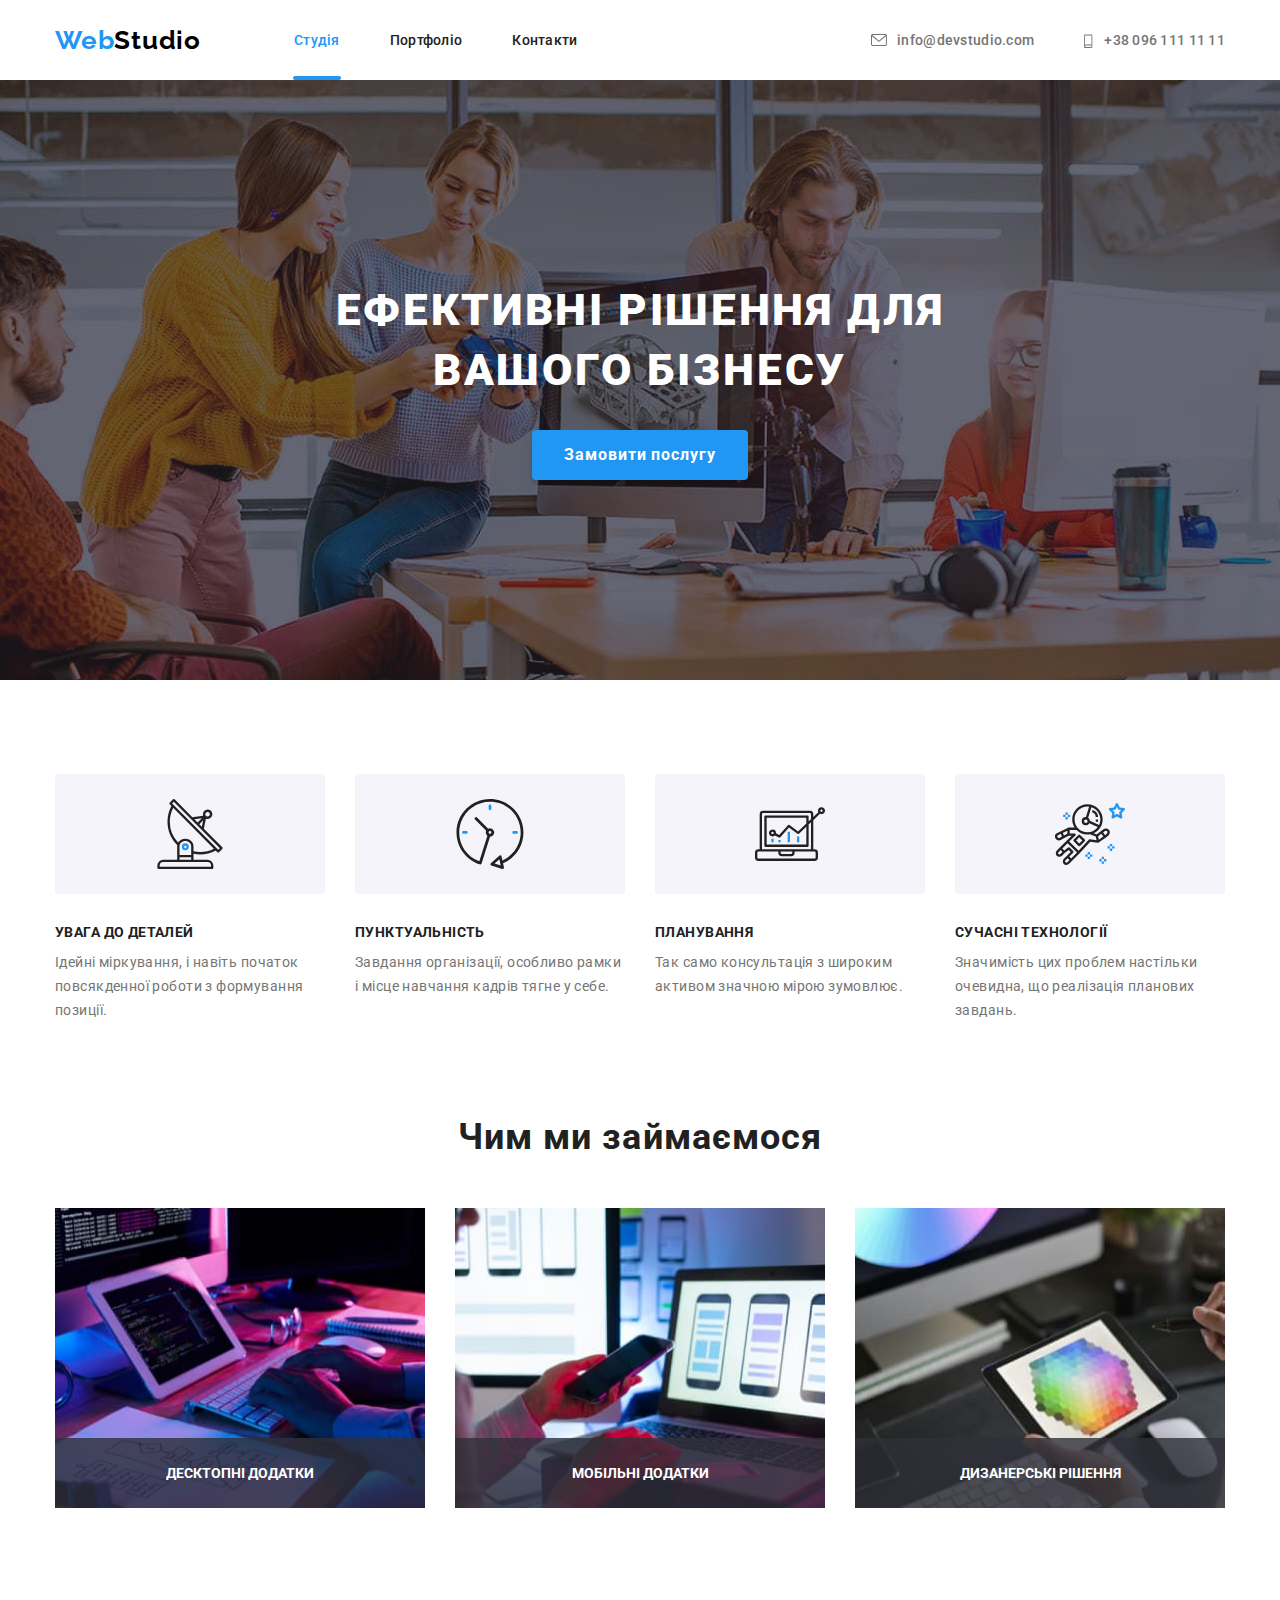
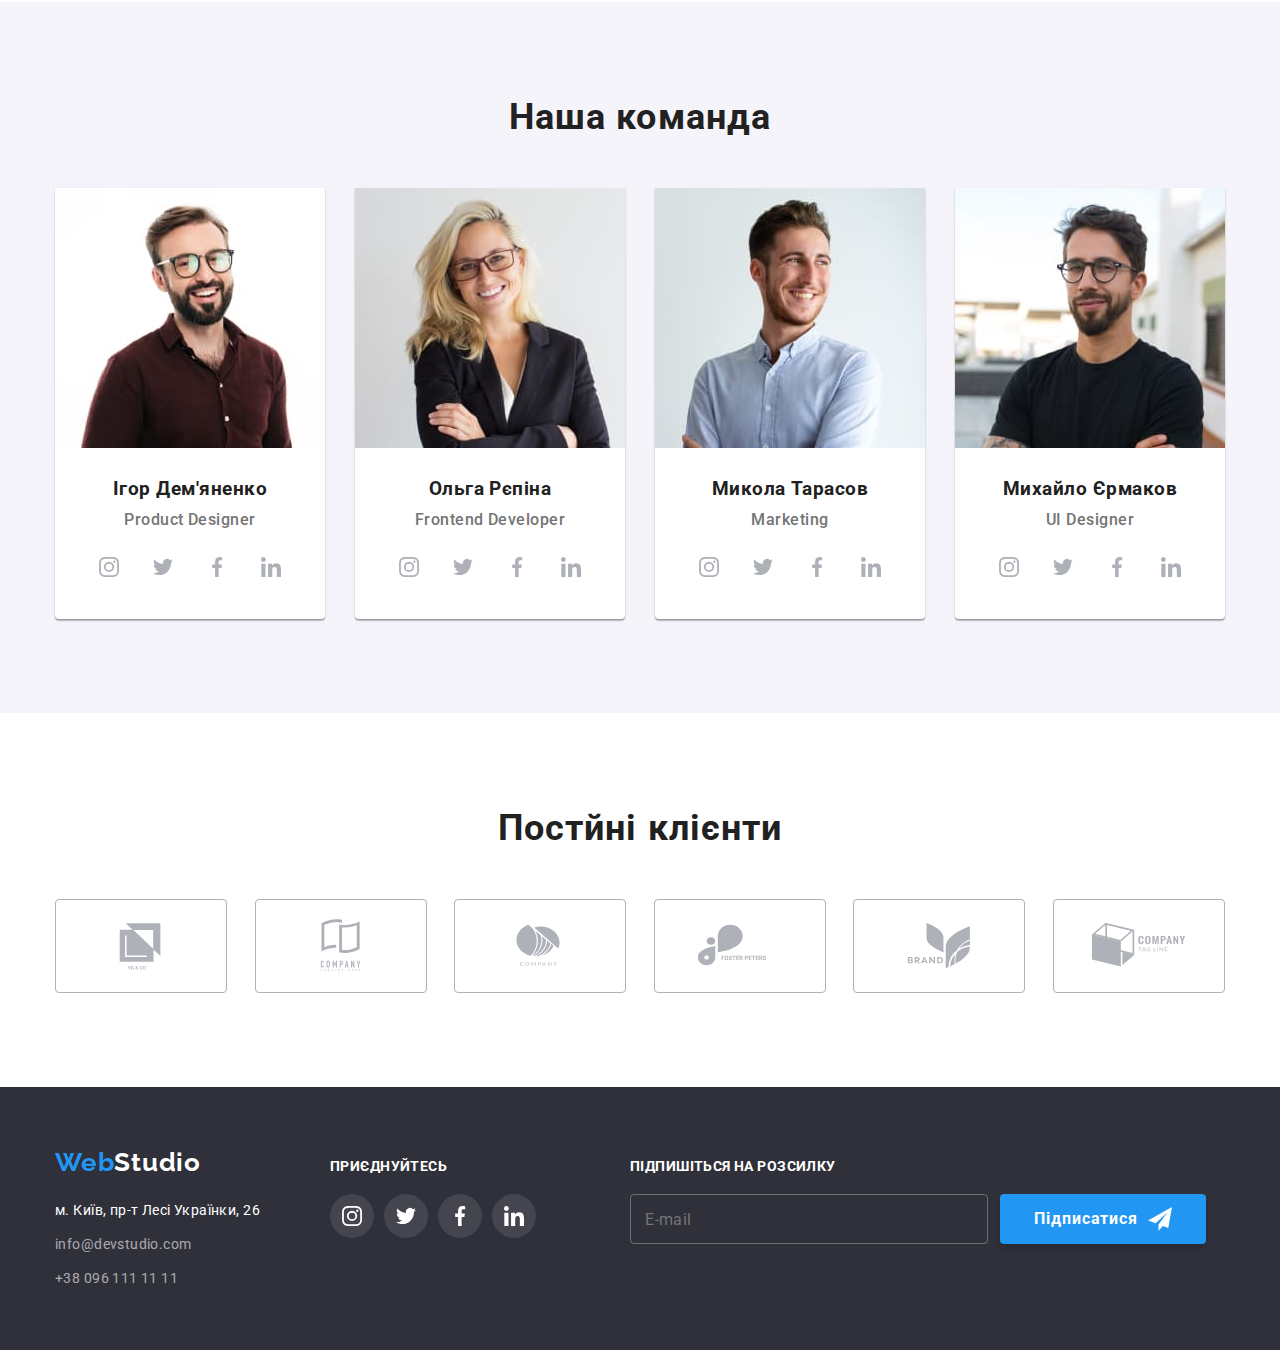
<file: index.html>
<!DOCTYPE html>
<html lang="uk">

<head>
  <meta charset="UTF-8">
  <meta http-equiv="X-UA-Compatible" content="IE=edge">
  <meta name="viewport" content="width=device-width, initial-scale=1.0">
  <title>WebStudio</title>
  <link rel="stylesheet" href="./css/modern-normalize.css" />
  <link rel="preconnect" href="https://fonts.googleapis.com">
  <link rel="preconnect" href="https://fonts.gstatic.com" crossorigin>
  <link href="https://fonts.googleapis.com/css2?family=Raleway:wght@700&family=Roboto:wght@400;500;700;900&display=swap"
    rel="stylesheet">
  <link rel="stylesheet" href="./css/main.min.css">
</head>

<body>
  <!-- Header -->
  <header class="header">
    <div class="container container--flex">
      <nav class="navigation">
        <a class="logo" href="./index.html">
          Web<span class="logo__accent">Studio</span>
        </a>
        <ul class="navigation-list">
          <li class="navigation-list__item navigation-list__item--accent">
            <a class="navigation-list__link navigation-list__link--main-page" href="./index.html">Студія
            </a>
            <div class="line"></div>
          </li>
          <li class="navigation-list__item">
            <a class="navigation-list__link" href="./portfolio.html">Портфоліо</a>
          </li>
          <li class="navigation-list__item">
            <a class="navigation-list__link" href="">Контакти</a>
          </li>
        </ul>
      </nav>
      <ul class="contacts-list">
        <li class="contacts-list__item">
          <a class="contacts-list__link contacts-list__link--envelope" href="mailto:info@devstudio.com">
            <svg class="contacts-list__svg">
              <use href="./images/symbol-defs.svg#envelope"></use>
            </svg>
            info@devstudio.com
          </a>
        </li>
        <li class="contacts-list__item">
          <a class="contacts-list__link contacts-list__link--smartphone" href="tel:+380961111111">
            <svg class="contacts-list__svg contacts-list__svg--smartphone">
              <use href="./images/symbol-defs.svg#smartphone"></use>
            </svg>
            +38 096 111 11 11</a>
        </li>
      </ul>
    </div>
  </header>
  <main>
    <!-- Section Hero -->
    <section class="hero">
      <div class="container">
        <h1 class="section-title section-title--hero">
          Ефективні рішення для вашого бізнесу
        </h1>
        <button class="button button--hero" type="button" data-modal-open>Замовити послугу</button>
      </div>

    </section>
    <!-- Section Adavantages -->
    <section class="advantages">
      <div class="container">
        <h2 class="section-title section-title--hidden">
          Переваги
        </h2>
        <ul class="advantages-list">
          <li class="advantages-item">
            <div class="advantages-card" aria-label="Антена">
              <svg class="advantages-card__svg">
                <use href="./images/symbol-defs.svg#antenna"></use>
              </svg>
            </div>
            <h3 class="advantages-card__title">
              Увага до деталей
            </h3>
            <p class="advantages-card__text">
              Ідейні міркування, і навіть початок повсякденної роботи з формування позиції.
            </p>
          </li>
          <li class="advantages-item" aria-label="Годинник">
            <div class="advantages-card">
              <svg class="advantages-card__svg">
                <use href="./images/symbol-defs.svg#clock"></use>
              </svg>
            </div>
            <h3 class="advantages-card__title">
              Пунктуальність
            </h3>
            <p class="advantages-card__text">
              Завдання організації, особливо рамки і місце навчання кадрів тягне у себе.
            </p>
          </li>
          <li class="advantages-item">
            <div class="advantages-card" aria-label="Діаграма">
              <svg class="advantages-card__svg">
                <use href="./images/symbol-defs.svg#diagram"></use>
              </svg>
            </div>
            <h3 class="advantages-card__title">
              Планування
            </h3>
            <p class="advantages-card__text">
              Так само консультація з широким активом значною мірою зумовлює.
            </p>
          </li>
          <li class="advantages-item">
            <div class="advantages-card" aria-label="Астронавт">
              <svg class="advantages-card__svg">
                <use href="./images/symbol-defs.svg#astronaut"></use>
              </svg>
            </div>
            <h3 class="advantages-card__title">
              Сучасні технології
            </h3>
            <p class="advantages-card__text">
              Значимість цих проблем настільки очевидна, що реалізація планових завдань.
            </p>
          </li>
        </ul>
      </div>
    </section>

    <!-- Section Main activities -->
    <section class="activities">
      <div class="container">
        <h2 class="section-title">
          Чим ми займаємося
        </h2>
        <ul class="activities-list">
          <li class="activities-item">
            <img class="activities-item__image" src="./images/box1.jpg" alt="Планшет з діаграмами" width="370"
              height="300">
            <div class="activities-item__background">
              <p class="activities-item__description">Десктопні додатки</p>
            </div>
          </li>
          <li class="activities-item">
            <img class="activities-item__image" src="./images/box2.jpg" alt="Ноутбук та телефон" width="370"
              height="300">
            <div class="activities-item__background">
              <p class="activities-item__description">Мобільні додатки</p>
            </div>
          </li>
          <li class="activities-item">
            <img class="activities-item__image" src="./images/box3.jpg" alt="Планшет" width="370" height="300">
            <div class="activities-item__background">
              <p class="activities-item__description">Дизанерські рішення</p>
            </div>
          </li>
        </ul>
      </div>
    </section>
    <!-- Section Our team -->
    <section class="team">
      <div class="container">
        <h2 class="section-title">
          Наша команда
        </h2>
        <ul class="team-list">
          <li class="team-card">
            <img class="team-card__photo" src="./images/img1.jpg" alt="фото учасника команди" width="270" height="260">
            <div class="team-card__info">
              <h3 class="team-card__name">
                Ігор Дем'яненко
              </h3>
              <p class="team-card__job">
                Product Designer
              </p>
              <ul class="social">
                <li class="social-item">
                  <a class="social-item__link" href="" aria-label="instagram-logo">
                    <svg class="social-item__svg">
                      <use href="./images/symbol-defs.svg#instagram-logo"></use>
                    </svg>
                  </a>
                </li>
                <li class="social-item">
                  <a class="social-item__link" href="" aria-label="instagram-logo">
                    <svg class="social-item__svg">
                      <use href="./images/symbol-defs.svg#twitter-logo"></use>
                    </svg>
                  </a>
                </li>
                <li class="social-item">
                  <a class="social-item__link" href="" aria-label="instagram-logo">
                    <svg class="social-item__svg">
                      <use href="./images/symbol-defs.svg#facebook-logo"></use>
                    </svg>
                  </a>
                </li>
                <li class="social-item">
                  <a class="social-item__link" href="" aria-label="instagram-logo">
                    <svg class="social-item__svg">
                      <use href="./images/symbol-defs.svg#linkedin-logo"></use>
                    </svg>
                  </a>
                </li>
              </ul>
            </div>
          </li>
          <li class="team-card">
            <img class="team-card__photo" src="./images/img2.jpg" alt="фото учасника команди" width="270" height="260">
            <div class="team-card__info">
              <h3 class="team-card__name">
                Ольга Рєпіна
              </h3>
              <p class="team-card__job">
                Frontend Developer
              </p>
              <ul class="social">
                <li class="social-item">
                  <a class="social-item__link" href="" aria-label="instagram-logo">
                    <svg class="social-item__svg">
                      <use href="./images/symbol-defs.svg#instagram-logo"></use>
                    </svg>
                  </a>
                </li>
                <li class="social-item">
                  <a class="social-item__link" href="" aria-label="instagram-logo">
                    <svg class="social-item__svg">
                      <use href="./images/symbol-defs.svg#twitter-logo"></use>
                    </svg>
                  </a>
                </li>
                <li class="social-item">
                  <a class="social-item__link" href="" aria-label="instagram-logo">
                    <svg class="social-item__svg">
                      <use href="./images/symbol-defs.svg#facebook-logo"></use>
                    </svg>
                  </a>
                </li>
                <li class="social-item">
                  <a class="social-item__link" href="" aria-label="instagram-logo">
                    <svg class="social-item__svg">
                      <use href="./images/symbol-defs.svg#linkedin-logo"></use>
                    </svg>
                  </a>
                </li>
              </ul>

            </div>
          </li>
          <li class="team-card">
            <img class="team-card__photo" src="./images/img3.jpg" alt="фото учасника команди" width="270" height="260">
            <div class="team-card__info">
              <h3 class="team-card__name">
                Микола Тарасов
              </h3>
              <p class="team-card__job">
                Marketing
              </p>
              <ul class="social">
                <li class="social-item">
                  <a class="social-item__link" href="" aria-label="instagram-logo">
                    <svg class="social-item__svg">
                      <use href="./images/symbol-defs.svg#instagram-logo"></use>
                    </svg>
                  </a>
                </li>
                <li class="social-item">
                  <a class="social-item__link" href="" aria-label="instagram-logo">
                    <svg class="social-item__svg">
                      <use href="./images/symbol-defs.svg#twitter-logo"></use>
                    </svg>
                  </a>
                </li>
                <li class="social-item">
                  <a class="social-item__link" href="" aria-label="instagram-logo">
                    <svg class="social-item__svg">
                      <use href="./images/symbol-defs.svg#facebook-logo"></use>
                    </svg>
                  </a>
                </li>
                <li class="social-item">
                  <a class="social-item__link" href="" aria-label="instagram-logo">
                    <svg class="social-item__svg">
                      <use href="./images/symbol-defs.svg#linkedin-logo"></use>
                    </svg>
                  </a>
                </li>
              </ul>
            </div>
          </li>
          <li class="team-card">
            <img class="team-card__photo" src="./images/img4.jpg" alt="фото учасника команди" width="270" height="260">
            <div class="team-card__info">
              <h3 class="team-card__name">
                Михайло Єрмаков
              </h3>
              <p class="team-card__job">
                UI Designer
              </p>
              <ul class="social">
                <li class="social-item">
                  <a class="social-item__link" href="" aria-label="instagram-logo">
                    <svg class="social-item__svg">
                      <use href="./images/symbol-defs.svg#instagram-logo"></use>
                    </svg>
                  </a>
                </li>
                <li class="social-item">
                  <a class="social-item__link" href="" aria-label="instagram-logo">
                    <svg class="social-item__svg">
                      <use href="./images/symbol-defs.svg#twitter-logo"></use>
                    </svg>
                  </a>
                </li>
                <li class="social-item">
                  <a class="social-item__link" href="" aria-label="instagram-logo">
                    <svg class="social-item__svg">
                      <use href="./images/symbol-defs.svg#facebook-logo"></use>
                    </svg>
                  </a>
                </li>
                <li class="social-item">
                  <a class="social-item__link" href="" aria-label="instagram-logo">
                    <svg class="social-item__svg">
                      <use href="./images/symbol-defs.svg#linkedin-logo"></use>
                    </svg>
                  </a>
                </li>
              </ul>
            </div>
          </li>
        </ul>
      </div>
    </section>
    <!-- Section Clients -->
    <section class="clients">
      <div class="container">
        <h2 class="section-title">Постйні клієнти</h2>
        <ul class="clients-list">
          <li class="clients-item">
            <a href="" class="clients-item__link" aria-label="Логотип першого клієнта">
              <svg class="clients-item__svg">
                <use href="./images/symbol-defs.svg#logo-1"></use>
              </svg>
            </a>
          </li>
          <li class="clients-item">
            <a href="" class="clients-item__link" aria-label="Логотип другог клієнта">
              <svg class="clients-item__svg">
                <use href="./images/symbol-defs.svg#logo-2"></use>
              </svg>
            </a>
          </li>
          <li class="clients-item">
            <a href="" class="clients-item__link" aria-label="Логотип третього клієнта">
              <svg class="clients-item__svg">
                <use href="./images/symbol-defs.svg#logo-3"></use>
              </svg>
            </a>
          </li>
          <li class="clients-item">
            <a href="" class="clients-item__link" aria-label="Логотип четвертого клієнта">
              <svg class="clients-item__svg">
                <use href="./images/symbol-defs.svg#logo-4"></use>
              </svg>
            </a>
          </li>
          <li class="clients-item">
            <a href="" class="clients-item__link" aria-label="Логотип п'ятого клієнта">
              <svg class="clients-item__svg">
                <use href="./images/symbol-defs.svg#logo-5"></use>
              </svg>
            </a>
          </li>
          <li class="clients-item">
            <a href="" class="clients-item__link" aria-label="Логотип шостого клієнта">
              <svg class="clients-item__svg">
                <use href="./images/symbol-defs.svg#logo-6"></use>
              </svg>
            </a>
          </li>
        </ul>

      </div>

    </section>
  </main>
  <!-- Footer -->
  <footer class="footer">
    <div class="container container--flex-baseline">
      <div>
        <a class="logo logo--margin-down" href="./index.html">Web<span
            class="logo__accent logo__accent--white">Studio</span></a>
        <address class="address">
          <ul class="address-list">
            <li>
              <a class="address-list__link" href="https://goo.gl/maps/CPtrU1FHBa2aNyZL9" target="_blank"
                rel="noopener noreferrer nofollow">м. Київ,
                пр-т Лесі Українки, 26</a>
            </li>
            <li>
              <a class="address-list__link address-list__link--contact"
                href=" mailto:info@devstudio.com">info@devstudio.com</a>
            </li>
            <li>
              <a class="address-list__link address-list__link--contact" href="tel:+380961111111">+38 096 111 11 11</a>
            </li>
          </ul>
        </address>
      </div>
      <div class="footer__join">
        <p class=" footer__join-title">Приєднуйтесь</p>
        <ul class="social">
          <li class="social-item">
            <a class="social-item__link social-item__link--footer" href="" aria-label="instagram-logo">
              <svg class="social-item__svg social-item__svg--footer">
                <use href="./images/symbol-defs.svg#instagram-logo"></use>
              </svg>
            </a>
          </li>
          <li class="social-item">
            <a class="social-item__link social-item__link--footer" href="" aria-label="instagram-logo">
              <svg class="social-item__svg social-item__svg--footer">
                <use href="./images/symbol-defs.svg#twitter-logo"></use>
              </svg>
            </a>
          </li>
          <li class="social-item">
            <a class="social-item__link social-item__link--footer" href="" aria-label="instagram-logo">
              <svg class="social-item__svg social-item__svg--footer">
                <use href="./images/symbol-defs.svg#facebook-logo"></use>
              </svg>
            </a>
          </li>
          <li class="social-item">
            <a class="social-item__link social-item__link--footer" href="" aria-label="instagram-logo">
              <svg class="social-item__svg social-item__svg--footer">
                <use href="./images/symbol-defs.svg#linkedin-logo"></use>
              </svg>
            </a>
          </li>
        </ul>
      </div>
      </li>
      <form action="" class="footer-sign">
        <div class="footer-sign-info">
          <p class="footer-sign-info__proposal">Підпишіться на розсилку</p>
          <label for="email"></label>
          <input class="footer-sign-info__input" type="email" name="email" id="email" placeholder="E-mail">
        </div>
        <button class="button button--signing" type="submit">Підписатися
          <svg class="button__logo">
            <use href="./images/symbol-defs.svg#icon_send"></use>
          </svg>
        </button>
      </form>
    </div>
  </footer>
  <!-- modal window -->
  <div class="backdrop is-hidden" data-modal>
    <div class="modal">
      <button class="modal-button" type="button" data-modal-close>
        <svg class="modal-button__close-svg">
          <use href="./images/symbol-defs.svg#cross_original"></use>
        </svg>
      </button>
      <p class="modal-proposal">Залиште свої дані, ми вам передзвонимо</p>
      <div class="container-modal">
        <form class="form">
          <div class="form-field">
            <input class="form-field__input" type="text" id="name" placeholder="  ">
            <label class="form-field__label" for="name" name="name">Ім'я</label>
            <svg class="form-field__icon-svg">
              <use href="./images/symbol-defs.svg#name"></use>
            </svg>
          </div>
          <div class="form-field">
            <input class="form-field__input" type="text" id="phone" placeholder="  ">
            <label class="form-field__label" for="phone" name="phone">Телефон</label>
            <svg class="form-field__icon-svg">
              <use href="./images/symbol-defs.svg#mail"></use>
            </svg>
          </div>
          <div class="form-field">
            <input class="form-field__input" type="email" id="email" placeholder="  ">
            <label class="form-field__label" for="email" name="email">Пошта</label>
            <svg class="form-field__icon-svg">
              <use href="./images/symbol-defs.svg#phone"></use>
            </svg>
          </div>
          <div class="form-field-comment">
            <label class="form-field-comment__label" for="comment" name="comment">Коментар</label>
            <textarea class="form-field-comment__input" type="text" rows="8" id="comment"
              placeholder="Введіть текст"></textarea>
          </div>
          <div class="form-field-check">
            <input class="form-field-check__input" type="checkbox" name="agreement" id="check">
            <label class="form-field-check__label" for="check" class="info">Погоджуюся з розсилкою та приймаю <a
                class="form-field-check__link" href="">Умови
                договору</a>
            </label>
            <svg class="form-field-check__icon-svg">
              <use href="./images/symbol-defs.svg#check"></use>
            </svg>
          </div>
          <button class="button button--personal-info" type="submit">Відправити</button>
        </form>
      </div>
    </div>
    <script src="./js/modal.js"></script>
</body>

</html>
</file>
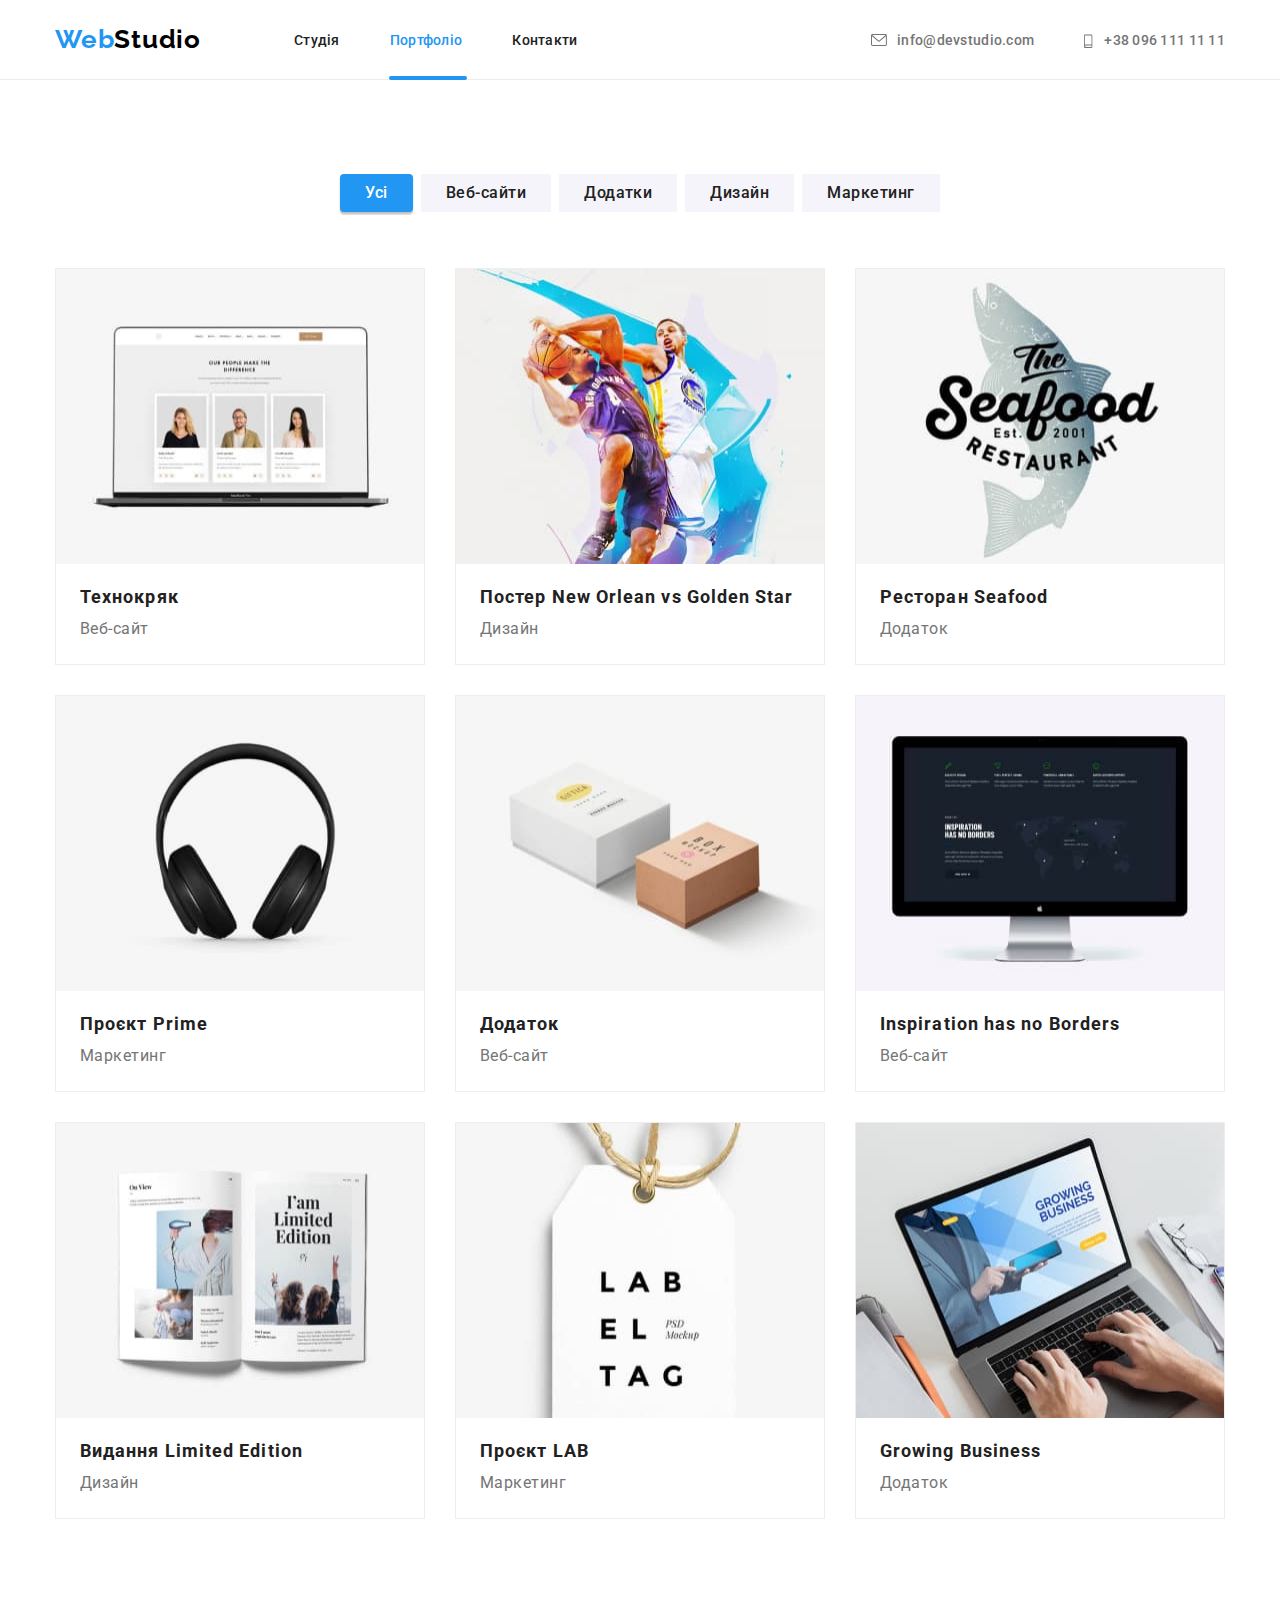
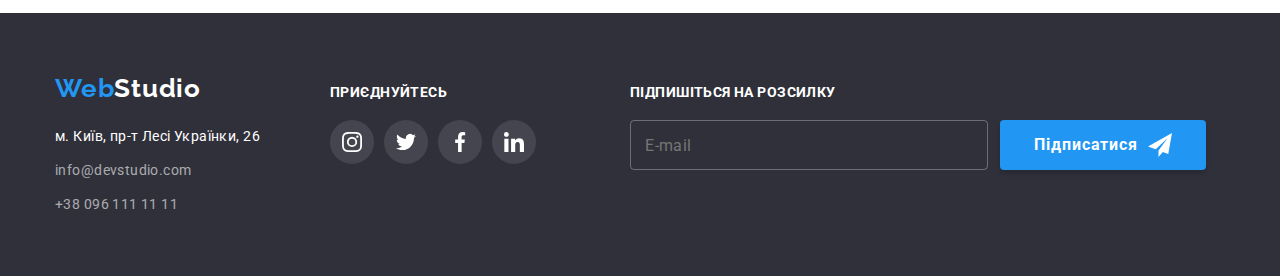
<file: portfolio.html>
<!DOCTYPE html>
<html lang="uk">

<head>
  <meta charset="UTF-8">
  <meta http-equiv="X-UA-Compatible" content="IE=edge">
  <meta name="viewport" content="width=device-width, initial-scale=1.0">
  <title>WebStudio Portfolio</title>
  <link rel="stylesheet" href="./css/modern-normalize.css" />
  <link rel="preconnect" href="https://fonts.googleapis.com">
  <link rel="preconnect" href="https://fonts.gstatic.com" crossorigin>
  <link href="https://fonts.googleapis.com/css2?family=Raleway:wght@700&family=Roboto:wght@400;500;700;900&display=swap"
    rel="stylesheet">
  <link rel="stylesheet" href="./css/portfolio.min.css">
</head>

<body>
  <header class="header header--portfolio">
    <div class="container container--flex">
      <nav class="navigation">
        <a class="logo" href="./index.html">
          Web<span class="logo__accent">Studio</span>
        </a>
        <ul class="navigation-list">
          <li class="navigation-list__item ">
            <a class="navigation-list__link " href="./index.html">Студія
            </a>
            <div class="line"></div>
          </li>
          <li class="navigation-list__item navigation-list__item--accent">
            <a class="navigation-list__link navigation-list__link--portfolio-page" href="./portfolio.html">Портфоліо</a>
          </li>
          <li class="navigation-list__item">
            <a class="navigation-list__link" href="">Контакти</a>
          </li>
        </ul>
      </nav>
      <ul class="contacts-list">
        <li class="contacts-list__item">
          <a class="contacts-list__link contacts-list__link--envelope" href="mailto:info@devstudio.com">
            <svg class="contacts-list__svg">
              <use href="./images/symbol-defs.svg#envelope"></use>
            </svg>
            info@devstudio.com
          </a>
        </li>
        <li class="contacts-list__item">
          <a class="contacts-list__link contacts-list__link--smartphone" href="tel:+380961111111">
            <svg class="contacts-list__svg contacts-list__svg--smartphone">
              <use href="./images/symbol-defs.svg#smartphone"></use>
            </svg>
            +38 096 111 11 11</a>
        </li>
      </ul>
    </div>
  </header>
  <main>
    <!-- work examples section-->
    <section class="work-examples">
      <div class="container">
        <h1 class="section-title section-title--hidden">
          Зразки робіт
        </h1>
        <ul class="work-examples__list">
          <li>
            <button class="work-examples__button work-examples__button--active" type="button">Усі</button>
          </li>
          <li>
            <button class="work-examples__button" type="button">Веб-сайти</button>
          </li>
          <li>
            <button class="work-examples__button" type="button">Додатки</button>
          </li>
          <li>
            <button class="work-examples__button" type="button">Дизайн</button>
          </li>
          <li>
            <button class="work-examples__button" type="button">Маркетинг</button>
          </li>
        </ul>
        <ul class="projects">
          <li class="projects__item">
            <a class="project" href="" target="_blank" rel="noopener noreferrer nofollow">

              <div class="project-photo">
                <img class="project-photo__image" src="./images/portfolio-img1.jpg" alt="Ноутбук" width="370"
                  height="295">
                <p class="project-photo__description">Ресурс пропонує комплексні пропозиції з різним рівнем функціоналу
                  та
                  сервісів. Все це дозволить відвідувачу отримати
                  вичерпні відомості про компанію чи приватну особу.</p>
              </div>
              <div class="project-description">
                <h2 class="project-description__name">
                  Технокряк
                </h2>
                <p class="project-description__type">
                  Веб-сайт
                </p>
              </div>
            </a>
          </li>
          <li class="projects__item">
            <a class="project" href="" target="_blank" rel="noopener noreferrer nofollow">
              <div class="project-photo">
                <img class="project-photo__image" src="./images/portfolio-img2.jpg"
                  alt="НоутбукДва баскетболисти грають у баскетбол" width="370" height="295">
                <p class="project-photo__description">Ресурс пропонує комплексні пропозиції з різним рівнем функціоналу
                  та
                  сервісів. Все це дозволить відвідувачу отримати
                  вичерпні відомості про компанію чи приватну особу.</p>
              </div>
              <div class="project-description">
                <h2 class="project-description__name">
                  Постер New Orlean vs Golden Star
                </h2>
                <p class="project-description__type">
                  Дизайн
                </p>
              </div>
            </a>
          </li>
          <li class="projects__item">
            <a class="project" href="" target="_blank" rel="noopener noreferrer nofollow">
              <div class="project-photo">
                <img class="project-photo__image" src="./images/portfolio-img3.jpg"
                  alt="Реклама ресторана морепродуктів" width="370" height="295">
                <p class="project-photo__description">Ресурс пропонує комплексні пропозиції з різним рівнем функціоналу
                  та
                  сервісів. Все це дозволить відвідувачу отримати
                  вичерпні відомості про компанію чи приватну особу.</p>
              </div>
              <div class="project-description">
                <h2 class="project-description__name">
                  Ресторан Seafood
                </h2>
                <p class="project-description__type">
                  Додаток
                </p>
              </div>
            </a>
          </li>
          <li class="projects__item">
            <a class="project" href="" target="_blank" rel="noopener noreferrer nofollow">
              <div class="project-photo">
                <img class="project-photo__image" src="./images/portfolio-img4.jpg" alt="Навушники" width="370"
                  height="295">
                <p class="project-photo__description">Ресурс пропонує комплексні пропозиції з різним рівнем функціоналу
                  та
                  сервісів. Все це дозволить відвідувачу отримати
                  вичерпні відомості про компанію чи приватну особу.</p>
              </div>
              <div class="project-description">
                <h2 class="project-description__name">
                  Проєкт Prime
                </h2>
                <p class="project-description__type">
                  Маркетинг
                </p>
              </div>
            </a>
          </li>
          <li class="projects__item">
            <a class="project" href="" target="_blank" rel="noopener noreferrer nofollow">
              <div class="project-photo">
                <img class="project-photo__image" src="./images/portfolio-img5.jpg" alt="Дві картонні коробки"
                  width="370" height="295">
                <p class="project-photo__description">Ресурс пропонує комплексні пропозиції з різним рівнем функціоналу
                  та
                  сервісів. Все це дозволить відвідувачу отримати
                  вичерпні відомості про компанію чи приватну особу.</p>
              </div>
              <div class="project-description">
                <h2 class="project-description__name">
                  Додаток
                </h2>
                <p class="project-description__type">
                  Веб-сайт
                </p>
              </div>
            </a>
          </li>
          <li class="projects__item">
            <a class="project" href="" target="_blank" rel="noopener noreferrer nofollow">
              <div class="project-photo">
                <img class="project-photo__image" src="./images/portfolio-img6.jpg" alt="Працюючий монітор" width="370"
                  height="295">
                <p class="project-photo__description">Ресурс пропонує комплексні пропозиції з різним рівнем функціоналу
                  та
                  сервісів. Все це дозволить відвідувачу отримати
                  вичерпні відомості про компанію чи приватну особу.</p>
              </div>
              <div class="project-description">
                <h2 class="project-description__name">
                  Inspiration has no Borders
                </h2>
                <p class="project-description__type">
                  Веб-сайт
                </p>
              </div>
            </a>
          </li>
          <li class="projects__item">
            <a class="project" href="" target="_blank" rel="noopener noreferrer nofollow">
              <div class="project-photo">
                <img class="project-photo__image" src="./images/portfolio-img7.jpg" alt="Розкритий рекламний журнал"
                  width="370" height="295">
                <p class="project-photo__description">Ресурс пропонує комплексні пропозиції з різним рівнем функціоналу
                  та
                  сервісів. Все це дозволить відвідувачу отримати
                  вичерпні відомості про компанію чи приватну особу.</p>
              </div>
              <div class="project-description">
                <h2 class="project-description__name">
                  Видання Limited Edition
                </h2>
                <p class="project-description__type">
                  Дизайн
                </p>
              </div>
            </a>
          </li>
          <li class="projects__item">
            <a class="project" href="" target="_blank" rel="noopener noreferrer nofollow">
              <div class="project-photo">
                <img class="project-photo__image" src="./images/portfolio-img8.jpg" alt="Чорно-білий лейбл" width="370"
                  height="295">
                <p class="project-photo__description">Ресурс пропонує комплексні пропозиції з різним рівнем функціоналу
                  та
                  сервісів. Все це дозволить відвідувачу отримати
                  вичерпні відомості про компанію чи приватну особу.</p>
              </div>
              <div class="project-description">
                <h2 class="project-description__name">
                  Проєкт LAB
                </h2>
                <p class="project-description__type">
                  Маркетинг
                </p>
              </div>
            </a>
          </li>
          <li class="projects__item">
            <a class="project" href="" target="_blank" rel="noopener noreferrer nofollow">
              <div class="project-photo">
                <img class="project-photo__image" src="./images/portfolio-img9.jpg" alt="Працючий ноутбук" width="370"
                  height="295">
                <p class="project-photo__description">Ресурс пропонує комплексні пропозиції з різним рівнем функціоналу
                  та
                  сервісів. Все це дозволить відвідувачу отримати
                  вичерпні відомості про компанію чи приватну особу.</p>
              </div>
              <div class="project-description">
                <h2 class="project-description__name">
                  Growing Business
                </h2>
                <p class="project-description__type">
                  Додаток
                </p>
              </div>
            </a>
          </li>
        </ul>
      </div>
    </section>
  </main>
  <!-- Footer -->
  <footer class="footer">
    <div class="container container--flex-baseline">
      <div>
        <a class="logo logo--margin-down" href="./index.html">Web<span
            class="logo__accent logo__accent--white">Studio</span></a>
        <address class="address">
          <ul class="address-list">
            <li>
              <a class="address-list__link" href="https://goo.gl/maps/CPtrU1FHBa2aNyZL9" target="_blank"
                rel="noopener noreferrer nofollow">м. Київ,
                пр-т Лесі Українки, 26</a>
            </li>
            <li>
              <a class="address-list__link address-list__link--contact"
                href=" mailto:info@devstudio.com">info@devstudio.com</a>
            </li>
            <li>
              <a class="address-list__link address-list__link--contact" href="tel:+380961111111">+38 096 111 11 11</a>
            </li>
          </ul>
        </address>
      </div>
      <div class="footer__join">
        <p class=" footer__join-title">Приєднуйтесь</p>
        <ul class="social">
          <li class="social-item">
            <a class="social-item__link social-item__link--footer" href="" aria-label="instagram-logo">
              <svg class="social-item__svg social-item__svg--footer">
                <use href="./images/symbol-defs.svg#instagram-logo"></use>
              </svg>
            </a>
          </li>
          <li class="social-item">
            <a class="social-item__link social-item__link--footer" href="" aria-label="instagram-logo">
              <svg class="social-item__svg social-item__svg--footer">
                <use href="./images/symbol-defs.svg#twitter-logo"></use>
              </svg>
            </a>
          </li>
          <li class="social-item">
            <a class="social-item__link social-item__link--footer" href="" aria-label="instagram-logo">
              <svg class="social-item__svg social-item__svg--footer">
                <use href="./images/symbol-defs.svg#facebook-logo"></use>
              </svg>
            </a>
          </li>
          <li class="social-item">
            <a class="social-item__link social-item__link--footer" href="" aria-label="instagram-logo">
              <svg class="social-item__svg social-item__svg--footer">
                <use href="./images/symbol-defs.svg#linkedin-logo"></use>
              </svg>
            </a>
          </li>
        </ul>
      </div>
      </li>
      <form action="" class="footer-sign">
        <div class="footer-sign-info">
          <p class="footer-sign-info__proposal">Підпишіться на розсилку</p>
          <label for="email"></label>
          <input class="footer-sign-info__input" type="email" name="email" id="email" placeholder="E-mail">
        </div>
        <button class="button button--signing" type="submit">Підписатися
          <svg class="button__logo">
            <use href="./images/symbol-defs.svg#icon_send"></use>
          </svg>
        </button>
      </form>
    </div>
  </footer>
</body>

</html>
</file>
<file: css/main.min.css>
/*! modern-normalize v1.0.0 | MIT License | https://github.com/sindresorhus/modern-normalize */*,::after,::before{box-sizing:border-box}:root{-moz-tab-size:4;-o-tab-size:4;tab-size:4}html{line-height:1.15;-webkit-text-size-adjust:100%}body{margin:0}body{font-family:system-ui,-apple-system,"Segoe UI",Roboto,Helvetica,Arial,sans-serif,"Apple Color Emoji","Segoe UI Emoji"}hr{height:0;color:inherit}abbr[title]{-webkit-text-decoration:underline dotted;text-decoration:underline dotted}b,strong{font-weight:bolder}code,kbd,pre,samp{font-family:ui-monospace,SFMono-Regular,Consolas,"Liberation Mono",Menlo,monospace;font-size:1em}small{font-size:80%}sub,sup{font-size:75%;line-height:0;position:relative;vertical-align:baseline}sub{bottom:-0.25em}sup{top:-0.5em}table{text-indent:0;border-color:inherit}button,input,optgroup,select,textarea{font-family:inherit;font-size:100%;line-height:1.15;margin:0}button,select{text-transform:none}[type=button],[type=reset],[type=submit],button{-webkit-appearance:button}::-moz-focus-inner{border-style:none;padding:0}:-moz-focusring{outline:1px dotted ButtonText}:-moz-ui-invalid{box-shadow:none}legend{padding:0}progress{vertical-align:baseline}::-webkit-inner-spin-button,::-webkit-outer-spin-button{height:auto}[type=search]{-webkit-appearance:textfield;outline-offset:-2px}::-webkit-search-decoration{-webkit-appearance:none}::-webkit-file-upload-button{-webkit-appearance:button;font:inherit}summary{display:list-item}.section-title--hidden{position:absolute;white-space:nowrap;width:1px;height:1px;overflow:hidden;border:0;padding:0;clip:rect(0 0 0 0);-webkit-clip-path:inset(50%);clip-path:inset(50%);margin:-1px}body{color:#212121;background-color:#fff;font-family:"Roboto",sans-serif;font-size:14px}.list{list-style:none;margin:0;padding:0}h1,h2,h3,p{margin:0}.visually-hidden{position:absolute;white-space:nowrap;width:1px;height:1px;overflow:hidden;border:0;padding:0;clip:rect(0 0 0 0);-webkit-clip-path:inset(50%);clip-path:inset(50%);margin:-1px}.container{width:1200px;padding:0 15px;margin:0 auto}.container--flex{display:flex;align-items:center;justify-content:space-between}.container--flex-baseline{display:flex;align-items:baseline}a{text-decoration:none;padding:0;margin:0}.logo{color:var(--logo-black-color);font-family:"Raleway",sans-serif;font-weight:700;font-size:26px;line-height:1.1923076923;letter-spacing:.03em;color:#2196f3;padding:24px 0;margin-right:93px}.logo__accent{color:#000}.logo__accent--white{color:#fff}.logo--margin-down{display:inline-block;padding:0;margin:0 0 20px 0}.section-title{font-size:36px;line-height:1.1666666667;text-align:center;letter-spacing:.03em;margin-bottom:50px}.button{color:inherit;font:inherit;background-color:#2196f3;font-weight:700;font-size:16px;line-height:1.875;letter-spacing:.06em;padding:10px 10px;border:0px solid rgba(0,0,0,0);box-shadow:0px 4px 4px rgba(0,0,0,.15);border-radius:4px;display:flex;margin:0 auto;min-width:206px;height:50px;justify-content:center;align-items:center}.button:hover,.button:focus{cursor:pointer}.button--personal-info{color:#fff;box-shadow:0px 4px 4px rgba(0,0,0,.15)}.social{list-style:none;padding:0;display:flex;width:206px;justify-content:space-between;align-items:center;margin:16px auto 0}.social-item__link{display:flex;width:44px;height:44px;border-radius:50%;align-items:center;justify-content:center;background-color:inherit;color:#afb1b8;transition:background-color 250ms cubic-bezier(0.4, 0, 0.2, 1),color 250ms cubic-bezier(0.4, 0, 0.2, 1)}.social-item__svg{width:20px;height:20px;fill:currentColor}.social-item__link:hover,.social-item__link:focus{background-color:#2196f3;color:#fff}.social-item__link--footer{background-color:rgba(255,255,255,.1)}.social-item__svg--footer{fill:#fff}.header{height:80px;display:flex;align-items:center;justify-content:space-between}.header--portfolio{border-bottom:1px solid #ececec}.navigation{display:flex;align-items:center;justify-content:space-between;justify-content:left}.navigation-list{list-style:none;padding:0;margin:0;display:flex;align-items:center;justify-content:space-between}.navigation-list__link{color:#212121;font-weight:500;line-height:1.1428571429;letter-spacing:.02em;display:block;padding-top:32px;padding-bottom:32px;transition:color 250ms cubic-bezier(0.4, 0, 0.2, 1),color 250ms cubic-bezier(0.4, 0, 0.2, 1)}.navigation-list__link:hover,.navigation-list__link:focus{color:#2196f3;cursor:pointer}.navigation-list__link--main-page{color:#2196f3}.navigation-list__link--main-page::before{position:absolute;bottom:0;left:-1px;content:"";display:inline-block;width:48px;height:4px;border-radius:2px;background-color:#2196f3}.navigation-list__item{margin-right:50px}.navigation-list__item--accent{position:relative}.contacts-list{display:flex;align-items:center;justify-content:center;gap:50px;list-style:none}.contacts-list__link{display:flex;align-items:center;color:#757575;font-weight:500;line-height:1.1428571429;letter-spacing:.02em;padding:32px 0;transition:color 250ms cubic-bezier(0.4, 0, 0.2, 1),color 250ms cubic-bezier(0.4, 0, 0.2, 1)}.contacts-list__link:hover,.contacts-list__link:focus{color:#2196f3;cursor:pointer}.contacts-list__svg{display:flex;width:16px;height:12px;fill:currentColor;margin-right:10px}.contacts-list__svg--smartphone{width:10px;height:16px}.hero{max-width:1600px;margin:0 auto;background-color:#c4c4c4;color:#fff;text-align:center;height:600px;padding:200px 0;background-image:linear-gradient(rgba(47, 48, 58, 0.4), rgba(47, 48, 58, 0.4)),url(../images/hero-bg-image.jpg);background-repeat:no-repeat;background-position:center;background-size:cover}.section-title--hero{font-weight:900;font-size:44px;line-height:1.3636363636;letter-spacing:.06em;text-transform:uppercase;width:696px;margin:0 auto 30px auto}.button--hero{min-width:216px;transition:background-color 250ms cubic-bezier(0.4, 0, 0.2, 1),background-color 250ms cubic-bezier(0.4, 0, 0.2, 1)}.button--hero:hover,.button--hero:focus{background-color:#188ce8}.button--hero:hover,.button--hero:focus{cursor:pointer}.advantages{padding:94px 0}.advantages-list{list-style:none;padding:0;margin:0;display:flex;gap:30px}.advantages-item{list-style:0;width:270px}.advantages-card{height:120px;background-color:#f5f4fa;margin-bottom:30px;border-radius:4px;display:flex;align-items:center;justify-content:center}.advantages-card__svg{width:70px;height:70px}.advantages-card__title{font-size:14px;line-height:1.1428571429;letter-spacing:.03em;text-transform:uppercase;margin-bottom:10px}.advantages-card__text{color:#757575;line-height:1.7142857143;letter-spacing:.03em}.activities{padding-bottom:94px}.activities-list{list-style:none;padding:0;margin:0;display:flex;justify-content:space-between}.activities-item{position:relative}.activities-item__image{display:block}.activities-item__description{text-transform:uppercase;font-weight:700;text-align:center;margin:0;padding:0;color:#fff}.activities-item__background{position:absolute;bottom:0;margin:0;padding:0;display:flex;justify-content:center;align-items:center;background-color:rgba(47,48,58,.8);height:70px;width:370px}.team{background-color:#f5f4fa;padding:94px 0}.team-list{list-style:none;padding:0;margin:0;display:flex;justify-content:space-between}.team-card{font-weight:500;font-size:16px;line-height:1.1875;text-align:center;letter-spacing:.03em;background-color:#fff;box-shadow:0px 1px 3px rgba(0,0,0,.12),0px 1px 1px rgba(0,0,0,.14),0px 2px 1px rgba(0,0,0,.2);border-radius:0px 0px 4px 4px}.team-card__photo{display:block}.team-card__info{padding:30px 0}.team-card__name{margin-bottom:10px}.team-card__job{color:#757575}.clients{padding:94px 0;background-color:#fff}.section-title--clients{margin-bottom:50px}.clients-list{list-style:none;padding:0;margin:0;display:flex;justify-content:space-between}.clients-item__link{display:flex;justify-content:space-between;align-items:center;padding:16px 32px;border:1px solid #afb1b8;border-radius:4px;color:#afb1b8;fill:currentColor;transition:color 250ms cubic-bezier(0.4, 0, 0.2, 1),border-color 250ms cubic-bezier(0.4, 0, 0.2, 1)}.clients-item__svg{width:106px;height:60px}.clients-item__link:hover,.clients-item__link:focus{color:#2196f3;border-color:#2196f3}.footer{background-color:#2f303a;padding:60px 0}.address-list{list-style:none;padding:0;margin:0}.address-list__link{color:#fff;line-height:1.7142857143;letter-spacing:.03em}.address-list__link--contact{display:block;margin-top:10px;color:rgba(255,255,255,.6)}.address-list__link{font-style:normal;transition:color 250ms cubic-bezier(0.4, 0, 0.2, 1),color 250ms cubic-bezier(0.4, 0, 0.2, 1)}.address-list__link:hover,.address-list__link:focus{color:#2196f3;cursor:pointer}.footer__join{width:206px;margin-left:70px}.footer__join-title{color:#fff;font-weight:700;line-height:1.1428571429;letter-spacing:.03em;text-transform:uppercase;vertical-align:text-bottom;margin-bottom:20px}.footer-sign{display:flex;align-items:flex-end;margin-left:94px}.footer-sign-info{display:flex;flex-direction:column}.footer-sign-info__proposal{color:#fff;font-weight:700;line-height:1.1428571429;letter-spacing:.03em;text-transform:uppercase;vertical-align:text-bottom;margin-bottom:20px}.footer-sign-info__input{width:358px;height:50px;font-family:inherit;font-size:16px;line-height:1.25;letter-spacing:.03em;text-indent:12px;color:rgba(255,255,255,.6);border:1px solid rgba(255,255,255,.3);border-radius:4px;background-color:rgba(0,0,0,0)}.button__logo{width:24px;height:24px;margin-left:10px}.button--signing{color:#fff;margin-left:12px}.backdrop{position:fixed;top:0;left:0;width:100vw;height:100vh;padding:0;margin:0;background-color:rgba(0,0,0,.2);opacity:1;visibility:visible;transition:visibility 250ms cubic-bezier(0.4, 0, 0.2, 1),opacity 250ms cubic-bezier(0.4, 0, 0.2, 1)}.backdrop.is-hidden{opacity:0;pointer-events:none;visibility:hidden}.modal{position:absolute;left:0;top:0;left:50%;top:50%;transform:translate(-50%, -50%);padding:40px;margin:0;width:528px;height:581px;border-radius:4px;box-shadow:0px 1px 3px rgba(0,0,0,.12),0px 1px 1px rgba(0,0,0,.14),0px 2px 1px rgba(0,0,0,.2);background-color:#fff}.modal-button{position:absolute;top:8px;right:8px;margin:0;padding:0;display:flex;justify-content:center;align-items:center;background-image:url(../images/close-button.svg);background-repeat:no-repeat;background-position:center;background-size:cover;width:30px;height:30px;border-radius:50%;border:1px solid rgba(0,0,0,.1);background-color:#fff;transition:fill 250ms cubic-bezier(0.4, 0, 0.2, 1),fill 250ms cubic-bezier(0.4, 0, 0.2, 1);cursor:pointer}.modal-button__close-svg{position:relative;top:0;left:0;width:11px;height:11px}.modal-button:hover,.modal-button:focus{fill:#2196f3}.modal-proposal{margin-bottom:12px;font-weight:700;font-size:20px;line-height:1.15;text-align:center;letter-spacing:.03em;color:#212121}.form{width:448px;margin:0 auto}.form-field{position:relative;height:58px;padding-top:18px}.form-field__label{position:absolute;top:32px;left:50px;font-size:12px;line-height:1.1666666667;letter-spacing:.01em;color:#757575;transition:transform 250ms cubic-bezier(0.4, 0, 0.2, 1),color 250ms cubic-bezier(0.4, 0, 0.2, 1)}.form-field__input{width:100%;height:40px;border:1px solid rgba(33,33,33,.2);border-radius:4px;padding-left:50px;transition:color 250ms cubic-bezier(0.4, 0, 0.2, 1),border-color 250ms cubic-bezier(0.4, 0, 0.2, 1)}.form-field__icon-svg{content:"";display:inline-block;position:absolute;left:15px;top:calc(50% + 3px);width:12px;height:12px;transition:fill 500ms linear}.form-field__input:not(:-moz-placeholder-shown)+.form-field__label{transform:translate(-50px, -30px)}.form-field__input:not(:-ms-input-placeholder)+.form-field__label{transform:translate(-50px, -30px)}.form-field:focus-within>.form-field__label,.form-field__input:not(:placeholder-shown)+.form-field__label{transform:translate(-50px, -30px)}.form-field__input:not(:-moz-placeholder-shown){color:#2196f3;border-color:#2196f3}.form-field__input:not(:-ms-input-placeholder){color:#2196f3;border-color:#2196f3}.form-field:focus-within .form-field__input,.form-field__input:not(:placeholder-shown){color:#2196f3;border-color:#2196f3}.form-field__input:not(:-moz-placeholder-shown)~.form-field__icon-svg{fill:#2196f3}.form-field__input:not(:-ms-input-placeholder)~.form-field__icon-svg{fill:#2196f3}.form-field:focus-within>.form-field__icon-svg,.form-field__input:not(:placeholder-shown)~.form-field__icon-svg{fill:#2196f3}.form-field-comment{height:138px;padding:0;margin-top:10px}.form-field-comment__input{height:120px;width:100%;padding:12px 16px;border:1px solid rgba(33,33,33,.2);border-radius:4px;font-size:12px;line-height:1.1666666667;letter-spacing:.01em;color:#757575}.form-field-comment__label{display:inline-block;margin-bottom:4px;font-size:12px;line-height:1.1666666667;letter-spacing:.01em;color:#757575}.form-field-comment__input:not(:-moz-placeholder-shown){color:#2196f3;border-color:#2196f3}.form-field-comment__input:not(:-ms-input-placeholder){color:#2196f3;border-color:#2196f3}.form-field-comment:focus-within .form-field-comment__input,.form-field-comment__input:not(:placeholder-shown){color:#2196f3;border-color:#2196f3}.form-field-check{position:relative;display:flex;align-items:center;margin-top:20px;margin-bottom:30px}.form-field-check__label{display:block;margin-left:25px;font-family:inherit;font-size:14px;line-height:1.1428571429;color:#757575}.form-field-check__link{color:#2196f3}.form-field-check__icon-svg{position:absolute;top:0;left:0;content:"";width:16px;height:15px;background-color:#fff;fill:#fff;border:2px solid #212121;border-radius:2px;transition:background-color 250ms cubic-bezier(0.4, 0, 0.2, 1),border-color 250ms cubic-bezier(0.4, 0, 0.2, 1)}.form-field-check__input:checked~.form-field-check__icon-svg{background-color:#2196f3;border-color:#2196f3}.form-field-check__input{position:absolute;white-space:nowrap;width:1px;height:1px;overflow:hidden;border:0;padding:0;clip:rect(0 0 0 0);-webkit-clip-path:inset(50%);clip-path:inset(50%);margin:-1px}.navigation-list__link--portfolio-page{color:#2196f3}.navigation-list__link--portfolio-page::before{position:absolute;bottom:0;left:-1px;content:"";display:inline-block;width:78px;height:4px;border-radius:2px;background-color:#2196f3}.work-examples{text-align:center;padding:94px 0}.work-examples__list{list-style:none;padding:0;margin:0;display:flex;gap:8px;justify-content:center;margin-bottom:56px}.work-examples__button{color:#212121;background-color:#f5f4fa;font-weight:500;font-size:16px;line-height:1.625;text-align:center;letter-spacing:.03em;border:0 solid rgba(0,0,0,0);padding:6px 25px;display:inline-block;transition:background-color 250ms cubic-bezier(0.4, 0, 0.2, 1),box-shadow 250ms cubic-bezier(0.4, 0, 0.2, 1)}.work-examples__button:hover,.work-examples__button:focus{color:#fff;background-color:#2196f3;box-shadow:0px 3px 1px rgba(0,0,0,.1),0px 1px 2px rgba(0,0,0,.08),0px 2px 2px rgba(0,0,0,.12);border-radius:4px;cursor:pointer}.work-examples__button--active{color:#fff;background-color:#2196f3;box-shadow:0px 3px 1px rgba(0,0,0,.1),0px 1px 2px rgba(0,0,0,.08),0px 2px 2px rgba(0,0,0,.12);border-radius:4px}.projects{list-style:none;padding:0;margin:0;display:flex;flex-wrap:wrap;gap:30px}.project{display:inline-block;width:370px;border:1px solid #eee}.project:hover,.project:focus{cursor:default;box-shadow:0px 1px 1px rgba(0,0,0,.12),0px 4px 4px rgba(0,0,0,.06),1px 4px 6px rgba(0,0,0,.16)}.project-photo__image{display:block}.project-photo{position:relative;overflow:hidden}.project-photo__description{position:absolute;top:300px;left:0;display:flex;padding:63px 24px;font-size:18px;line-height:1.5555555556;letter-spacing:.06em;text-align:left;background-color:rgba(33,150,243,.9);color:#fff;transition:transform 250ms cubic-bezier(0.4, 0, 0.2, 1),transform 250ms cubic-bezier(0.4, 0, 0.2, 1)}.project:hover .project-photo__description,.project:focus .project-photo__description{transform:translateY(-300px)}.project-description{padding:20px 24px;text-align:left}.project-description__name{color:#212121;font-size:18px;line-height:1.4444444444;letter-spacing:.06em;margin-bottom:4px}.project-description__type{color:#757575;font-size:16px;line-height:1.875;letter-spacing:.03em}/*# sourceMappingURL=main.min.css.map */
</file>
<file: css/portfolio.min.css>
/*! modern-normalize v1.0.0 | MIT License | https://github.com/sindresorhus/modern-normalize */*,::after,::before{box-sizing:border-box}:root{-moz-tab-size:4;-o-tab-size:4;tab-size:4}html{line-height:1.15;-webkit-text-size-adjust:100%}body{margin:0}body{font-family:system-ui,-apple-system,"Segoe UI",Roboto,Helvetica,Arial,sans-serif,"Apple Color Emoji","Segoe UI Emoji"}hr{height:0;color:inherit}abbr[title]{-webkit-text-decoration:underline dotted;text-decoration:underline dotted}b,strong{font-weight:bolder}code,kbd,pre,samp{font-family:ui-monospace,SFMono-Regular,Consolas,"Liberation Mono",Menlo,monospace;font-size:1em}small{font-size:80%}sub,sup{font-size:75%;line-height:0;position:relative;vertical-align:baseline}sub{bottom:-0.25em}sup{top:-0.5em}table{text-indent:0;border-color:inherit}button,input,optgroup,select,textarea{font-family:inherit;font-size:100%;line-height:1.15;margin:0}button,select{text-transform:none}[type=button],[type=reset],[type=submit],button{-webkit-appearance:button}::-moz-focus-inner{border-style:none;padding:0}:-moz-focusring{outline:1px dotted ButtonText}:-moz-ui-invalid{box-shadow:none}legend{padding:0}progress{vertical-align:baseline}::-webkit-inner-spin-button,::-webkit-outer-spin-button{height:auto}[type=search]{-webkit-appearance:textfield;outline-offset:-2px}::-webkit-search-decoration{-webkit-appearance:none}::-webkit-file-upload-button{-webkit-appearance:button;font:inherit}summary{display:list-item}.section-title--hidden{position:absolute;white-space:nowrap;width:1px;height:1px;overflow:hidden;border:0;padding:0;clip:rect(0 0 0 0);-webkit-clip-path:inset(50%);clip-path:inset(50%);margin:-1px}body{color:#212121;background-color:#fff;font-family:"Roboto",sans-serif;font-size:14px}.list{list-style:none;margin:0;padding:0}h1,h2,h3,p{margin:0}.visually-hidden{position:absolute;white-space:nowrap;width:1px;height:1px;overflow:hidden;border:0;padding:0;clip:rect(0 0 0 0);-webkit-clip-path:inset(50%);clip-path:inset(50%);margin:-1px}.container{width:1200px;padding:0 15px;margin:0 auto}.container--flex{display:flex;align-items:center;justify-content:space-between}.container--flex-baseline{display:flex;align-items:baseline}a{text-decoration:none;padding:0;margin:0}.logo{color:var(--logo-black-color);font-family:"Raleway",sans-serif;font-weight:700;font-size:26px;line-height:1.1923076923;letter-spacing:.03em;color:#2196f3;padding:24px 0;margin-right:93px}.logo__accent{color:#000}.logo__accent--white{color:#fff}.logo--margin-down{display:inline-block;padding:0;margin:0 0 20px 0}.section-title{font-size:36px;line-height:1.1666666667;text-align:center;letter-spacing:.03em;margin-bottom:50px}.button{color:inherit;font:inherit;background-color:#2196f3;font-weight:700;font-size:16px;line-height:1.875;letter-spacing:.06em;padding:10px 10px;border:0px solid rgba(0,0,0,0);box-shadow:0px 4px 4px rgba(0,0,0,.15);border-radius:4px;display:flex;margin:0 auto;min-width:206px;height:50px;justify-content:center;align-items:center}.button:hover,.button:focus{cursor:pointer}.button--personal-info{color:#fff;box-shadow:0px 4px 4px rgba(0,0,0,.15)}.social{list-style:none;padding:0;display:flex;width:206px;justify-content:space-between;align-items:center;margin:16px auto 0}.social-item__link{display:flex;width:44px;height:44px;border-radius:50%;align-items:center;justify-content:center;background-color:inherit;color:#afb1b8;transition:background-color 250ms cubic-bezier(0.4, 0, 0.2, 1),color 250ms cubic-bezier(0.4, 0, 0.2, 1)}.social-item__svg{width:20px;height:20px;fill:currentColor}.social-item__link:hover,.social-item__link:focus{background-color:#2196f3;color:#fff}.social-item__link--footer{background-color:rgba(255,255,255,.1)}.social-item__svg--footer{fill:#fff}.header{height:80px;display:flex;align-items:center;justify-content:space-between}.header--portfolio{border-bottom:1px solid #ececec}.navigation{display:flex;align-items:center;justify-content:space-between;justify-content:left}.navigation-list{list-style:none;padding:0;margin:0;display:flex;align-items:center;justify-content:space-between}.navigation-list__link{color:#212121;font-weight:500;line-height:1.1428571429;letter-spacing:.02em;display:block;padding-top:32px;padding-bottom:32px;transition:color 250ms cubic-bezier(0.4, 0, 0.2, 1),color 250ms cubic-bezier(0.4, 0, 0.2, 1)}.navigation-list__link:hover,.navigation-list__link:focus{color:#2196f3;cursor:pointer}.navigation-list__link--main-page{color:#2196f3}.navigation-list__link--main-page::before{position:absolute;bottom:0;left:-1px;content:"";display:inline-block;width:48px;height:4px;border-radius:2px;background-color:#2196f3}.navigation-list__item{margin-right:50px}.navigation-list__item--accent{position:relative}.contacts-list{display:flex;align-items:center;justify-content:center;gap:50px;list-style:none}.contacts-list__link{display:flex;align-items:center;color:#757575;font-weight:500;line-height:1.1428571429;letter-spacing:.02em;padding:32px 0;transition:color 250ms cubic-bezier(0.4, 0, 0.2, 1),color 250ms cubic-bezier(0.4, 0, 0.2, 1)}.contacts-list__link:hover,.contacts-list__link:focus{color:#2196f3;cursor:pointer}.contacts-list__svg{display:flex;width:16px;height:12px;fill:currentColor;margin-right:10px}.contacts-list__svg--smartphone{width:10px;height:16px}.hero{max-width:1600px;margin:0 auto;background-color:#c4c4c4;color:#fff;text-align:center;height:600px;padding:200px 0;background-image:linear-gradient(rgba(47, 48, 58, 0.4), rgba(47, 48, 58, 0.4)),url(../images/hero-bg-image.jpg);background-repeat:no-repeat;background-position:center;background-size:cover}.section-title--hero{font-weight:900;font-size:44px;line-height:1.3636363636;letter-spacing:.06em;text-transform:uppercase;width:696px;margin:0 auto 30px auto}.button--hero{min-width:216px;transition:background-color 250ms cubic-bezier(0.4, 0, 0.2, 1),background-color 250ms cubic-bezier(0.4, 0, 0.2, 1)}.button--hero:hover,.button--hero:focus{background-color:#188ce8}.button--hero:hover,.button--hero:focus{cursor:pointer}.team{background-color:#f5f4fa;padding:94px 0}.team-list{list-style:none;padding:0;margin:0;display:flex;justify-content:space-between}.team-card{font-weight:500;font-size:16px;line-height:1.1875;text-align:center;letter-spacing:.03em;background-color:#fff;box-shadow:0px 1px 3px rgba(0,0,0,.12),0px 1px 1px rgba(0,0,0,.14),0px 2px 1px rgba(0,0,0,.2);border-radius:0px 0px 4px 4px}.team-card__photo{display:block}.team-card__info{padding:30px 0}.team-card__name{margin-bottom:10px}.team-card__job{color:#757575}.navigation-list__link--portfolio-page{color:#2196f3}.navigation-list__link--portfolio-page::before{position:absolute;bottom:0;left:-1px;content:"";display:inline-block;width:78px;height:4px;border-radius:2px;background-color:#2196f3}.work-examples{text-align:center;padding:94px 0}.work-examples__list{list-style:none;padding:0;margin:0;display:flex;gap:8px;justify-content:center;margin-bottom:56px}.work-examples__button{color:#212121;background-color:#f5f4fa;font-weight:500;font-size:16px;line-height:1.625;text-align:center;letter-spacing:.03em;border:0 solid rgba(0,0,0,0);padding:6px 25px;display:inline-block;transition:background-color 250ms cubic-bezier(0.4, 0, 0.2, 1),box-shadow 250ms cubic-bezier(0.4, 0, 0.2, 1)}.work-examples__button:hover,.work-examples__button:focus{color:#fff;background-color:#2196f3;box-shadow:0px 3px 1px rgba(0,0,0,.1),0px 1px 2px rgba(0,0,0,.08),0px 2px 2px rgba(0,0,0,.12);border-radius:4px;cursor:pointer}.work-examples__button--active{color:#fff;background-color:#2196f3;box-shadow:0px 3px 1px rgba(0,0,0,.1),0px 1px 2px rgba(0,0,0,.08),0px 2px 2px rgba(0,0,0,.12);border-radius:4px}.projects{list-style:none;padding:0;margin:0;display:flex;flex-wrap:wrap;gap:30px}.project{display:inline-block;width:370px;border:1px solid #eee}.project:hover,.project:focus{cursor:default;box-shadow:0px 1px 1px rgba(0,0,0,.12),0px 4px 4px rgba(0,0,0,.06),1px 4px 6px rgba(0,0,0,.16)}.project-photo__image{display:block}.project-photo{position:relative;overflow:hidden}.project-photo__description{position:absolute;top:300px;left:0;display:flex;padding:63px 24px;font-size:18px;line-height:1.5555555556;letter-spacing:.06em;text-align:left;background-color:rgba(33,150,243,.9);color:#fff;transition:transform 250ms cubic-bezier(0.4, 0, 0.2, 1),transform 250ms cubic-bezier(0.4, 0, 0.2, 1)}.project:hover .project-photo__description,.project:focus .project-photo__description{transform:translateY(-300px)}.project-description{padding:20px 24px;text-align:left}.project-description__name{color:#212121;font-size:18px;line-height:1.4444444444;letter-spacing:.06em;margin-bottom:4px}.project-description__type{color:#757575;font-size:16px;line-height:1.875;letter-spacing:.03em}.footer{background-color:#2f303a;padding:60px 0}.address-list{list-style:none;padding:0;margin:0}.address-list__link{color:#fff;line-height:1.7142857143;letter-spacing:.03em}.address-list__link--contact{display:block;margin-top:10px;color:rgba(255,255,255,.6)}.address-list__link{font-style:normal;transition:color 250ms cubic-bezier(0.4, 0, 0.2, 1),color 250ms cubic-bezier(0.4, 0, 0.2, 1)}.address-list__link:hover,.address-list__link:focus{color:#2196f3;cursor:pointer}.footer__join{width:206px;margin-left:70px}.footer__join-title{color:#fff;font-weight:700;line-height:1.1428571429;letter-spacing:.03em;text-transform:uppercase;vertical-align:text-bottom;margin-bottom:20px}.footer-sign{display:flex;align-items:flex-end;margin-left:94px}.footer-sign-info{display:flex;flex-direction:column}.footer-sign-info__proposal{color:#fff;font-weight:700;line-height:1.1428571429;letter-spacing:.03em;text-transform:uppercase;vertical-align:text-bottom;margin-bottom:20px}.footer-sign-info__input{width:358px;height:50px;font-family:inherit;font-size:16px;line-height:1.25;letter-spacing:.03em;text-indent:12px;color:rgba(255,255,255,.6);border:1px solid rgba(255,255,255,.3);border-radius:4px;background-color:rgba(0,0,0,0)}.button__logo{width:24px;height:24px;margin-left:10px}.button--signing{color:#fff;margin-left:12px}/*# sourceMappingURL=portfolio.min.css.map */
</file>
